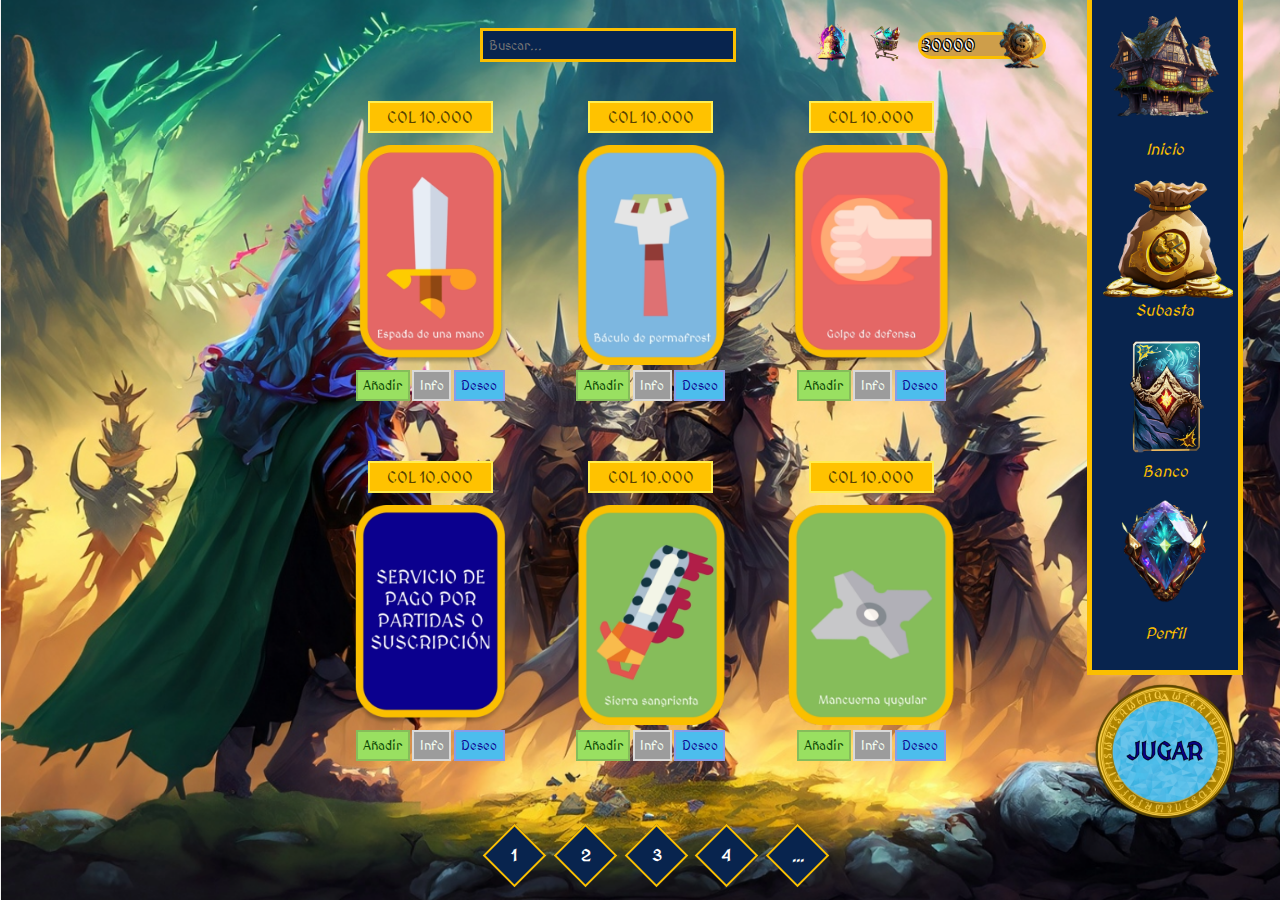
<file: lobbyJuego/index.html>
<!DOCTYPE html>
<html lang="en">

<head>
    <meta charset="UTF-8">
    <meta name="viewport" content="width=device-width, initial-scale=1.0">
    <title>The Nexus Battle 2 - Vitrina</title>
    <link rel="stylesheet" href="./css/vitrina.CSS">
    <link rel="preconnect" href="https://fonts.googleapis.com">
    <link rel="preconnect" href="https://fonts.gstatic.com" crossorigin>
    <link href="https://fonts.googleapis.com/css2?family=MedievalSharp&display=swap" rel="stylesheet">
</head>

<body>
    <div class="body-wallpaper">
        <div class="container">
            <div class="barrabusqueda">
                <input type="text" placeholder="Buscar...">
            </div>
            <div class="e-commerce">
                <div class="notification icon"><img src="./img/campana_notification.png" alt="campana"></div>
                <div class="cart icon"><img src="./img/carrito_compras.png" alt="carritoCompras"></div>
                <div class="monedas">
                    <p>30000</p> <img src="./img/money.png" alt="money">
                </div>
            </div>
            <div class="cartas">
                <div class="carta">
                    <div class="precio">COL 10.000</div>
                    <div class="imagen"><img src="./img/CartaJuego.png" alt=""></div>
                    <div class="opciones">
                        <button class="añadir">Añadir</button>
                        <button class="informacion">Info</button>
                        <button class="deseo">Deseo</button>
                    </div>
                </div>
                <div class="carta">
                    <div class="precio">COL 10.000</div>
                    <div class="imagen"><img src="./img/CartaBaculo.png" alt=""></div>
                    <div class="opciones">
                        <button class="añadir">Añadir</button>
                        <button class="informacion">Info</button>
                        <button class="deseo">Deseo</button>
                    </div>
                </div>
                <div class="carta">
                    <div class="precio">COL 10.000</div>
                    <div class="imagen"><img src="./img/CartaGolpe.png" alt=""></div>
                    <div class="opciones">
                        <button class="añadir">Añadir</button>
                        <button class="informacion">Info</button>
                        <button class="deseo">Deseo</button>
                    </div>
                </div>
                <div class="carta">
                    <div class="precio">COL 10.000</div>
                    <div class="imagen"><img src="./img/CartaPagarJugar.png" alt=""></div>
                    <div class="opciones">
                        <button class="añadir">Añadir</button>
                        <button class="informacion">Info</button>
                        <button class="deseo">Deseo</button>
                    </div>
                </div>
                <div class="carta">
                    <div class="precio">COL 10.000</div>
                    <div class="imagen"><img src="./img/CartaSierra.png" alt=""></div>
                    <div class="opciones">
                        <button class="añadir">Añadir</button>
                        <button class="informacion">Info</button>
                        <button class="deseo">Deseo</button>
                    </div>
                </div>
                <div class="carta">
                    <div class="precio">COL 10.000</div>
                    <div class="imagen"><img src="./img/CartaMancuerna.png" alt=""></div>
                    <div class="opciones">
                        <button class="añadir">Añadir</button>
                        <button class="informacion">Info</button>
                        <button class="deseo">Deseo</button>
                    </div>
                </div>
                    
            </div>   
            <div class="paginador">
                <button class="pagina"><h3>1</h3></button>
                <button class="pagina"><h3>2</h3></button>
                <button class="pagina"><h3>3</h3></button>
                <button class="pagina"><h3>4</h3></button>
                <button class="pagina"><h3>...</h3></button>
            </div>
   
            <div class="navbar">
                <div class="bandera">
                    <a href="./otro.html"><img src="./img/navbar_inicio.png" alt="subasta">Inicio</a>
                    <a href="./otro.html"><img src="./img/navbar_subasta.png" alt="subasta">Subasta</a>
                    <a href="./otro.html"><img src="./img/navbar_banco.png" alt="banco">Banco</a>
                    <a href="./otro.html"><img src="./img/navbar_perfil.png" alt="perfil">Perfil</a>
                </div>
                <div class="jugar">
                    <a href="/lobbyJuegos.html"><img src="./img/runajugar.png" alt="subasta"></a>
                </div>
            </div>
        </div>
    </div>
</body>

</html>
</file>
<file: lobbyJuego/css/vitrina.CSS>
* {
    box-sizing: border-box;
    font-family: "MedievalSharp", cursive, Arial, sans-serif;
    margin: 0;
    padding: 0;
    max-height: 100vh;
    max-width: 100vw;
}

html{
    height: 100vh;
}

::-webkit-scrollbar {
    width: 0px;
    background: transparent;
}


a:link, a:visited {
    text-decoration: none;
  }

.navbar a{
    font-style: italic;
    text-decoration: none;
    color: #FBBF00;
    font-style: oblique;
    text-decoration-color: transparent;
}


.container {
    height: 100vh;
    width: 100vw;
    max-height: 100vh;
    max-width: 100vw;
    background-image: url("../img/vitrinaWallpaper.png");
    
    background-size: cover;
    background-repeat: no-repeat;
    display: grid;
    grid-template-rows: 10vh 80vh 10vh;
    grid-template-columns: 1fr 5fr 2.5fr 1.2fr 0.3fr;
    grid-template-areas:
        ". barraBusqueda e-commerce navbar ."
        ". cartas cartas navbar ."
        ". paginador paginador navbar .";
}

.barrabusqueda{
    grid-area:barraBusqueda ;
    display: flex;
    justify-content: center;
    align-items: center;
    padding-left: 50%;
}

.barrabusqueda input{
    background-color: #08244E;
    padding: 2%;
    border: 3px solid #FBBF00;
    color: #FBBF00;
    width: 80%;
}

.paginador {
    grid-area: paginador;
    display: flex;
    justify-content: center;
    align-items: center;
    gap:5%;
    gap:3%;
    padding-left: 10%;
}

.pagina{
    background-color: #08244E;
    border: 2px solid #FBBF00 ;
    width: 5vh;
    height:5vh;
    transform: rotate(45deg);
    flex-shrink: 0;
    cursor: pointer;
}

.pagina h3{
    transform: rotate(-45deg);
    color: white;
}

.pagina:hover{
    background-color: #FBBF00;
    border: 2px solid #08244E ;
    width: 5vh;
    height:5vh;
    transform: rotate(45deg);
    flex-shrink: 0;
}



.cartas {
    grid-area: cartas;
    display: grid;
    grid-template-columns: 1fr 1fr 1fr;
    grid-template-rows: 1fr 1fr;
    padding-inline: 20%;
    
}

.carta{
    display: flex;
    flex-direction: column;
    justify-content: center;
    align-items: center;
    height: 35vh;
}

.carta .precio{
    padding: 2%;
    padding-inline: 8%;
    color: #584300;
    background-color: #FFC200;
    border:2px solid #FFEE51;
    margin:auto;
}

.carta .imagen{
    height: 70%;
}

.cartas .carta .imagen img{
    height: 100%;
    width: auto;
}

.carta .opciones{
    padding: 2%;
    display: flex;
    justify-content: center;
    gap:2%;
}

.carta .opciones .informacion{
    border: solid 2px #D9D9D9;
    padding: 5%;
    color: #F4FFF2;
    background-color: #9C9C9C;
}

.carta .opciones .añadir{
    border: solid 2px #86BD5B ;
    padding: 5%;
    color: #0D4704;
    background-color: #99E061;
}

.carta .opciones .deseo{
    border: solid 2px #879CE8;
    padding: 5%;
    background-color: #4CBDED;
    color: #0B008E;
}


.carta .opciones .informacion:hover{
    background-color: #9C9C9C;
}

.carta .opciones .añadir:hover{

    background-color: #99E061;
}

.carta .opciones .deseon:hover{
    background-color: #28627b;
}



.e-commerce {
    grid-area: e-commerce;
    display: flex;
    flex-direction: row;
    align-items: center;
    justify-content: center;
    gap:3%;
}

.e-commerce img{
height: 5vh;
width: auto;
}


.monedas {
    background-color: #ce9e4a;
    border: #FBBF00 solid 0.2rem;
    color: white;
    height: 3vh;
    width: 10vw;
    text-align: center;
    color: white;
    text-shadow: -1px -1px 0 black, 1px -1px 0 black, -1px 1px 0 black, 1px 1px 0 black;
    border-radius: 25px;
    display: flex;
    flex-direction: row;
    align-items: center;
    justify-content: flex-end;
}

.monedas img {
    height: 5.5vh;
    width: auto;
    margin-left: 20%;
}

.navbar {
    grid-area: navbar;
    border-top: none;
    display: flex;
    flex-direction: column;
    align-items: center;
    height: 100vh;
}

.bandera{
    padding: 3%;
    background-color: #08244E;
    border: 5px solid #FBBF00;
    border-top: none;
    display: flex;
    flex-direction: column;
    align-items: center;
    justify-content: flex-start;
    height: 75vh;
    gap: 4%;
    text-align: center;
}

.navbar img {
    cursor: pointer;
    width: auto;
    height: 100%;
    object-fit: cover;
}

.navbar a {
    font-style: italic;
    text-decoration: none;
    text-decoration-color: transparent;
    height: 15vh;
    display: flex;
    flex-direction: column;
    align-items: center;
    justify-content: flex-start;
}

.jugar{
    height: 25vh;
}


.jugar img{
    width: 100%;
    height: auto;
}

.btn {
    background-color: #D4D4D4;
    color: black;
    border: 0.1rem solid black;
    padding: 1% 8%;
    border-radius: 25px;
    height: auto;
    cursor: pointer;
    font-size: 1.2rem;
}

.btn:hover {
    background-color: #FBBF00;
    color: #08244E;
    border: 1px solid #D4D4D4;
}
</file>
